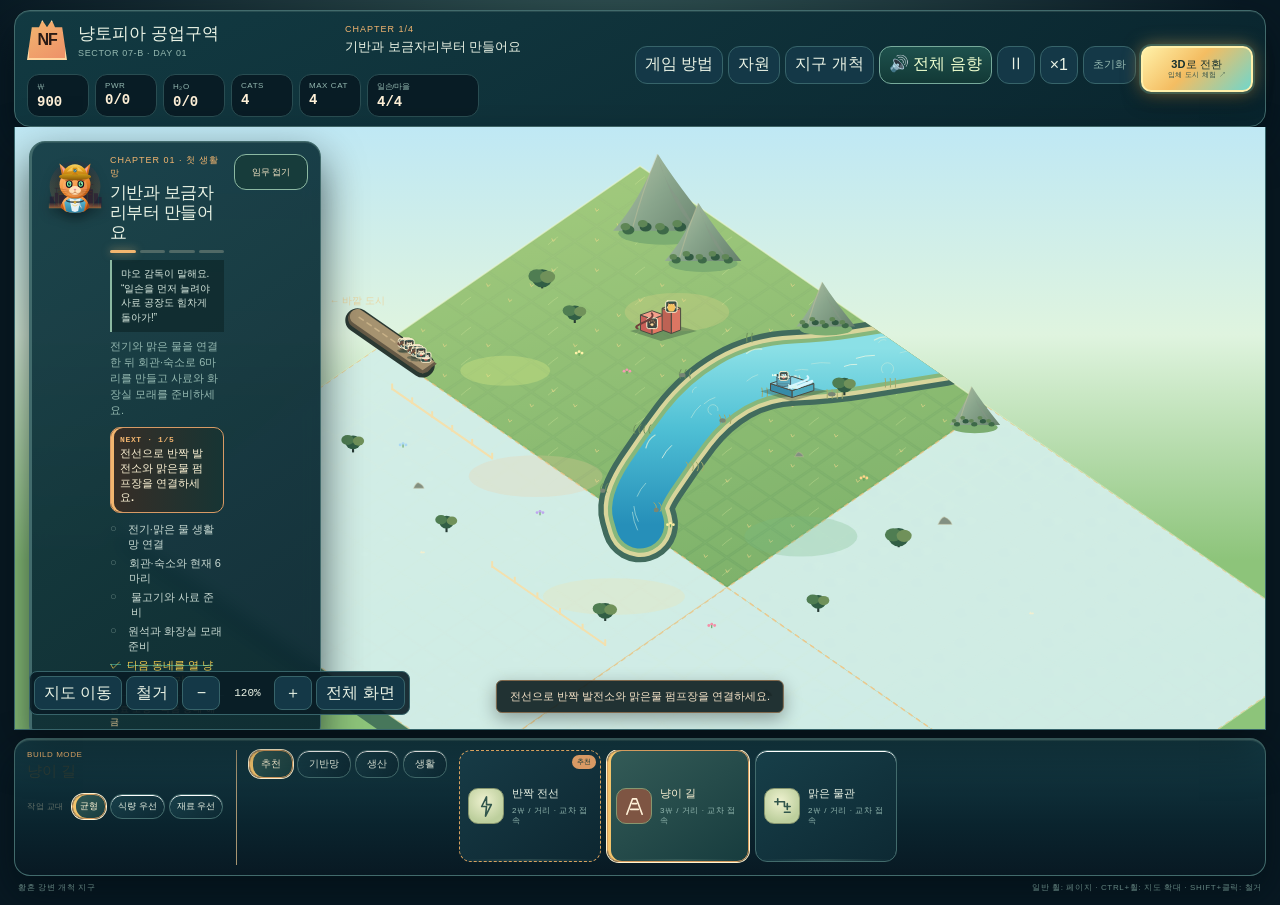
<file: index.html>
<html lang="ko"><head><meta charset="UTF-8"/><meta name="viewport" content="width=device-width,initial-scale=1.0"/><title>냥토피아 공업구역</title>  <script type="module" crossorigin src="./assets/main-CxiecMkJ.js"></script>
  <link rel="modulepreload" crossorigin href="./assets/rendering-BYcd8GTu.js">
  <link rel="stylesheet" crossorigin href="./assets/main-F-uiQNbC.css">
</head><body><div id="root"></div></body></html>
</file>
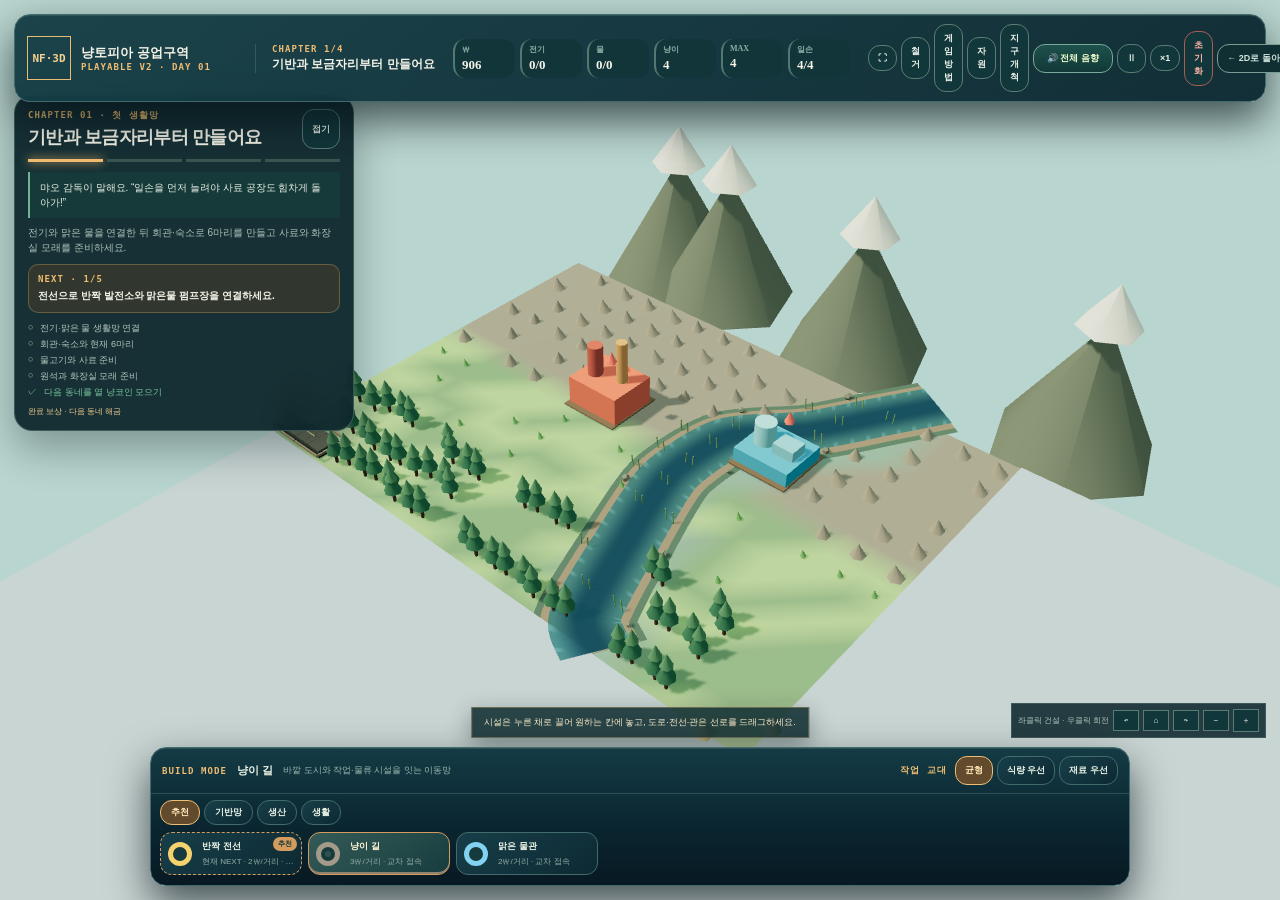
<file: v2.html>
<!doctype html>
<html lang="ko">
<head>
  <meta charset="UTF-8"/>
  <meta name="viewport" content="width=device-width,initial-scale=1.0,viewport-fit=cover"/>
  <meta name="theme-color" content="#0b2428"/>
  <meta name="description" content="2D와 동일한 시뮬레이션으로 플레이하는 냥토피아 공업구역 3D 버전"/>
  <title>냥토피아 공업구역 v2 · 플레이 가능한 3D</title>
  <script type="module" crossorigin src="./assets/v2-BOQkVCt_.js"></script>
  <link rel="modulepreload" crossorigin href="./assets/rendering-BYcd8GTu.js">
  <link rel="stylesheet" crossorigin href="./assets/v2-BsPdmZWt.css">
</head>
<body>
  <main id="v2-root">
    <canvas id="scene" aria-label="냥토피아 3D 건설 지도"></canvas>
    <noscript>이 게임은 JavaScript가 필요합니다.</noscript>
  </main>
</body>
</html>
</file>
<file: assets/main-F-uiQNbC.css>
:root{--ink-950:#081923;--ink-900:#0b202a;--panel-900:#0d2633;--panel-800:#143847;--panel-700:#1d4752;--line:#37646a;--line-soft:#294d52;--land:#3d6850;--water:#287787;--power:#f2c94c;--water-status:#78cfff;--signal:#f2b56f;--select:#ee9168;--text:#eaf3e5;--muted:#94b8b0;--danger:#f17d72;--paper:#fff1d8;color:var(--text);background:var(--ink-950);font-synthesis:none;font-family:Inter,Segoe UI,Noto Sans KR,sans-serif}*{box-sizing:border-box}html,body,#root{min-width:320px;min-height:100%;margin:0}body{background:radial-gradient(circle at 48% -15%,#375b5a 0,var(--ink-950) 52%);overflow-x:hidden}button{font:inherit;color:var(--text);background:var(--panel-800);border:1px solid var(--line);cursor:pointer;border-radius:8px;transition:border-color .16s,background .16s,transform .16s}button:hover{background:var(--panel-700);border-color:var(--signal)}button:focus-visible{outline:3px solid var(--signal);outline-offset:2px}button:disabled{cursor:not-allowed;opacity:.43}small{letter-spacing:.07em}.app-shell{width:min(1760px,100%);min-height:100vh;margin:auto;padding:10px 14px 6px}.command-bar{border:1px solid var(--line);background:linear-gradient(#102d39,#0c222d);border-bottom-color:#b17a4e;border-radius:8px 8px 0 0;grid-template-columns:minmax(240px,1.2fr) minmax(250px,1.1fr) auto auto;align-items:center;gap:14px;height:70px;padding:9px 12px;display:grid;box-shadow:0 10px 28px #0005}.brand{align-items:center;gap:11px;min-width:0;display:flex}.brand-mark{color:#2a1b16;background:linear-gradient(145deg,var(--signal),var(--select));letter-spacing:-.08em;clip-path:polygon(12% 18%,30% 18%,38% 0,50% 18%,62% 0,70% 18%,88% 18%,100% 100%,0 100%);border:2px solid #ffd7a0;place-items:center;width:40px;height:40px;font-weight:900;display:grid}.brand b{font-size:17px;display:block}.brand small{color:var(--muted);margin-top:3px;font-size:9px;display:block}.contract-chip{border-left:1px solid var(--line);min-width:0;padding-left:14px}.contract-chip span{color:var(--signal);letter-spacing:.11em;font-size:9px;display:block}.contract-chip b{text-overflow:ellipsis;white-space:nowrap;margin-top:4px;font-size:13px;display:block;overflow:hidden}.core-resources{gap:6px;display:flex}.resource{border:1px solid var(--line-soft);background:#081c25;border-radius:6px;min-width:62px;padding:6px 9px;position:relative}.resource small{color:var(--muted);font-size:8px;display:block}.resource b{color:var(--paper);margin-top:2px;font:700 14px Consolas,monospace;display:block}.resource i{color:var(--power);font:10px Consolas,monospace;position:absolute;bottom:6px;right:6px}.sim-controls{gap:5px;display:flex}.sim-controls button{min-width:38px;height:38px;padding:0 9px}.sim-controls .reset{color:var(--muted);font-size:11px}.economy-strip{border-inline:1px solid var(--line);border-bottom:1px solid var(--line-soft);background:#0a2029;justify-content:flex-end;gap:8px;padding:8px 10px;display:flex}.economy-strip>div{border-left:1px solid var(--line-soft);grid-template-columns:auto auto;column-gap:9px;min-width:105px;padding:6px 9px;display:grid}.economy-strip span{color:var(--muted);font-size:10px}.economy-strip b{text-align:right;font:700 13px Consolas,monospace}.economy-strip small{color:var(--power);grid-column:1/3;margin-top:2px;font-size:8px}.workspace{flex-direction:column;gap:8px;display:flex}.board{background:var(--ink-900);border:1px solid var(--line);border-top:0;height:clamp(540px,67vh,690px);position:relative;overflow:hidden;box-shadow:0 20px 45px #0005}.board canvas{touch-action:none;cursor:crosshair;width:100%;height:100%;display:block}.mission-card{z-index:3;border:1px solid #8b704d;border-left:3px solid var(--signal);-webkit-backdrop-filter:blur(8px);backdrop-filter:blur(8px);background:linear-gradient(145deg,#102d39f2,#0b202af2);border-radius:8px;grid-template-columns:62px 1fr;gap:10px;width:320px;padding:12px;display:grid;position:absolute;top:14px;left:14px;box-shadow:0 12px 28px #0006}.mission-card img{object-fit:contain;filter:drop-shadow(0 5px 6px #0007);width:62px;height:62px}.mission-copy>span{color:var(--signal);letter-spacing:.11em;font-size:9px}.mission-copy h1{letter-spacing:-.03em;margin:3px 0 4px;font-size:17px;line-height:1.18}.mission-copy p{color:var(--muted);margin:0;font-size:11px;line-height:1.45}.mission-copy ul{gap:4px;margin:9px 0 7px;padding:0;list-style:none;display:grid}.mission-copy li{color:#c8d9d2;gap:6px;font-size:11px;display:flex}.mission-copy li i{color:#617e7c;width:15px;font-style:normal}.mission-copy li.done{color:var(--power);-webkit-text-decoration:line-through #62e6c477;text-decoration:line-through #62e6c477}.mission-copy li.done i{color:var(--power)}.mission-copy>small{color:#e6c995;border-top:1px solid var(--line-soft);padding-top:7px;font-size:9px;display:block}.map-controls{z-index:4;border:1px solid var(--line);background:#091d26e8;border-radius:8px;align-items:center;gap:4px;padding:4px;display:flex;position:absolute;bottom:14px;left:14px}.map-controls button{min-width:38px;height:34px;padding:0 9px}.map-controls button.active{color:#17241f;background:var(--signal)}.map-controls b{text-align:center;min-width:46px;font:11px Consolas,monospace}.notice{z-index:3;color:#f7e5c9;text-align:center;pointer-events:none;background:#101f22e8;border:1px solid #80684c;border-radius:6px;max-width:min(560px,45%);padding:8px 13px;font-size:11px;position:absolute;bottom:16px;left:50%;transform:translate(-50%);box-shadow:0 6px 18px #0005}.inspector{z-index:5;border:1px solid var(--line);border-top:3px solid var(--select);-webkit-backdrop-filter:blur(9px);backdrop-filter:blur(9px);background:linear-gradient(145deg,#102d39f7,#0a202af7);border-radius:8px;width:300px;max-height:calc(100% - 28px);padding:14px;position:absolute;top:14px;right:14px;overflow:auto;box-shadow:0 18px 42px #0008}.close{width:32px;height:32px;padding:0;font-size:19px;position:absolute;top:9px;right:9px}.inspector-title{align-items:center;gap:10px;padding-right:36px;display:flex}.large-icon,.tool-icon{color:var(--signal);place-items:center;display:grid}.large-icon{border:1px solid var(--line);background:#0b202a;border-radius:7px;width:44px;height:44px}.large-icon svg{width:28px}.inspector-title small{color:var(--power);font-size:8px}.inspector h2{margin:3px 0 0;font-size:18px}.health{border-left:3px solid var(--danger);background:#1f2829;gap:2px;margin:13px 0;padding:10px;display:grid}.health.online{border-color:var(--power);background:#102f2c}.health b{font-size:12px}.health span{color:var(--muted);font-size:10px}.connection-grid{grid-template-columns:1fr 1fr;gap:5px;display:grid}.connection-grid span{color:#e5b6aa;background:#3b2527;border:1px solid #6f3d40;border-radius:5px;padding:7px;font-size:10px}.connection-grid span.ok{color:#baf2de;background:#13342f;border-color:#28665b}.description{color:var(--muted);font-size:11px;line-height:1.5}.inspector dl{margin:10px 0}.inspector dl div{border-top:1px solid var(--line-soft);justify-content:space-between;padding:7px 0;font-size:10px;display:flex}.inspector dt{color:var(--muted)}.inspector dd{color:var(--paper);margin:0}.danger{color:#ffc8bd;background:#3b2527;border-color:#7f4444;width:100%;padding:9px}.build-dock{border:1px solid var(--line);background:linear-gradient(#102d39,#0b202a);border-top:2px solid #805d43;border-radius:0 0 8px 8px;grid-template-rows:auto auto;grid-template-columns:minmax(250px,.8fr) auto minmax(430px,1.8fr);column-gap:12px;min-height:138px;padding:10px 12px;display:grid;box-shadow:0 14px 30px #0004}.dock-head{border-right:1px solid var(--line-soft);grid-row:1/3;grid-template-columns:auto 1fr;align-content:start;gap:5px 10px;padding-right:12px;display:grid}.dock-head>div:first-child small{color:var(--signal);font-size:8px;display:block}.dock-head>div:first-child b{margin-top:3px;font-size:15px;display:block}.dock-head>span{color:var(--muted);font-size:10px;line-height:1.4}.work-policy{grid-column:1/3;align-items:center;gap:4px;margin-top:8px;display:flex}.work-policy small{color:var(--muted);margin-right:4px;font-size:8px}.work-policy button{padding:5px 7px;font-size:9px}.work-policy button.active,.tool-tabs button.active{color:#182720;background:var(--signal);border-color:#ffd698}.tool-tabs{align-self:start;gap:4px;display:flex}.tool-tabs button{padding:6px 11px;font-size:10px}.tool-row{scrollbar-color:var(--line) transparent;grid-area:1/3/3;align-items:stretch;gap:6px;padding-bottom:3px;display:flex;overflow-x:auto}.tool{text-align:left;background:#0b202a;flex:0 0 142px;grid-template-columns:36px minmax(82px,1fr);align-items:center;gap:8px;min-height:68px;padding:8px;display:grid}.tool.selected{border-color:var(--select);box-shadow:inset 0 -3px var(--select);background:#293735}.tool-icon{width:36px;height:36px;color:var(--muted);border:1px solid var(--line-soft);background:#122f38;border-radius:6px}.tool-icon svg{width:23px;height:23px}.tool.selected .tool-icon{color:var(--paper);background:#7e5543}.tool span b{font-size:11px;display:block}.tool span small{color:var(--muted);margin-top:5px;font-size:8px;line-height:1.3;display:block}footer{color:#63837f;letter-spacing:.08em;text-transform:uppercase;justify-content:space-between;padding:6px 4px;font-size:8px;display:flex}.upgrade-panel{background:linear-gradient(135deg,#081c25,#12313a);border:1px solid #d3a85d;border-radius:8px;gap:7px;margin:10px 0;padding:10px;display:grid;box-shadow:inset 0 0 0 1px #f7d98b22}.upgrade-panel b{color:var(--signal);font-size:12px}.upgrade-panel small{color:var(--muted);overflow-wrap:anywhere;font-size:11px;line-height:1.45}.upgrade-panel button{color:#fff5cc;cursor:pointer;background:#274b49;border:1px solid #d6ae63;border-radius:5px;min-height:36px}.upgrade-panel button:disabled{opacity:.55;cursor:not-allowed}.upgrade-panel button{background:#815936;border-color:#c38b58;min-height:38px;padding:7px;font-size:11px}.upgrade-panel button:disabled{border-color:var(--line-soft);color:#b5c3bc;opacity:1;background:#182d34}.build-dock{background:linear-gradient(#14333e 0,#0a202a 62%,#081923 100%);box-shadow:0 -14px 34px #03101499,inset 0 1px #65807a55}.tool{background:linear-gradient(145deg,#173b46,#0d2731);border-color:#365c60;position:relative;overflow:hidden;box-shadow:inset 0 1px #ffffff0b}.tool:after{content:"";opacity:.7;background:linear-gradient(90deg,#0000,#789b8c55,#0000);height:2px;position:absolute;inset:auto 0 0}.tool:hover{transform:translateY(-2px);box-shadow:0 7px 14px #020c1188,inset 0 1px #ffffff18}.tool.selected{box-shadow:inset 3px 0 var(--signal),0 0 0 1px #d99a6466;background:linear-gradient(145deg,#244d51,#15363c)}.tool.guide-match{border-color:#d78752;box-shadow:0 0 0 2px #f2b56f99,0 0 18px #f2b56f55}.tool.guide-match:not(.selected){transform:translateY(-1px)}.tool-icon{background:radial-gradient(circle at 45% 35%,#355c59,#132c33 70%);border:1px solid #426b68;border-radius:5px}.inspector{background:linear-gradient(#12333e 0,#0b222c 58%,#071a22 100%);box-shadow:-18px 0 40px #020b1099,inset 1px 0 #78928b33}.inspector-title{border-bottom:1px solid #35565a;padding-bottom:10px}.large-icon{background:radial-gradient(circle at 38% 32%,#3a625d,#122a32 72%);box-shadow:inset 0 0 0 1px #6b898155}.health{border-left-width:3px}.flow-meter{background:#071a22;border:1px solid #2d5257;height:24px;margin:8px 0;position:relative;overflow:hidden}.flow-meter>span{background:linear-gradient(90deg,#2d776a,#6bd7b7);transition:width .35s;position:absolute;inset:0 auto 0 0;box-shadow:0 0 14px #62e6c477}.flow-meter>small{z-index:1;color:#f1f5df;letter-spacing:.08em;padding:5px 7px;font:700 9px Consolas,monospace;display:block;position:relative}.economy-strip{grid-template-columns:repeat(6,minmax(0,1fr));display:grid}.courier-card{z-index:7;-webkit-backdrop-filter:blur(8px);backdrop-filter:blur(8px);background:linear-gradient(135deg,#102f3aee,#0a1d28ee);border:1px solid #6f6253;border-left:3px solid #a7744e;grid-template-columns:46px 1fr;gap:9px;width:304px;padding:10px;display:grid;position:absolute;top:18px;right:18px;box-shadow:0 14px 32px #020c1299}.courier-card.ready{border-color:#d4975d #d4975d #d4975d #f2b56f}.courier-card>div:nth-child(2){min-width:0}.courier-card small{color:#d7a66d;letter-spacing:.12em;font:700 8px Consolas,monospace;display:block}.courier-card b{color:#fff0d0;margin-top:3px;font-size:12px;display:block}.courier-card p{color:#9fbab3;margin:4px 0 0;font-size:9px}.courier-card button{background:#6e4d35;border-color:#a77854;grid-column:1/-1;min-height:34px;font-size:10px}.courier-card button:disabled{color:#78918c;opacity:1;background:#112934;border-color:#2f5053}.courier-beacon{background:radial-gradient(circle,#f4ca8277 0,#a75c3550 36%,#102b3500 72%);border:1px solid #a77650;place-items:center;width:44px;height:44px;position:relative;display:grid!important}.courier-beacon i{border:2px solid #f4ca82;width:18px;height:18px;animation:1.8s ease-in-out infinite beacon-pulse;position:absolute;transform:rotate(45deg)}.courier-beacon span{color:#fff0c0;font-weight:900;position:relative}.courier-card.ready .courier-beacon{box-shadow:0 0 20px #f0a86066}@keyframes beacon-pulse{50%{opacity:.45;transform:rotate(45deg)scale(1.28)}}.build-dock{color:#293c36;background:linear-gradient(#f4ead1 0,#dfcfaa 64%,#c9b58c 100%);border-color:#8f7c5b;box-shadow:0 -12px 28px #25352b55,inset 0 1px #fff9e7}.build-dock button{color:#2b4039}.dock-head{border-right-color:#a79572}.dock-head small,.dock-head>span,.tool small{color:#667269}.dock-head b{color:#293a35}.tool,.tool-tabs button,.work-policy button{background:linear-gradient(145deg,#fff8e7,#e8d8b7);border-color:#aa9369;box-shadow:inset 0 1px #fff}.tool:hover{background:#fffaf0;border-color:#8c6b46;box-shadow:0 7px 14px #675b4433,inset 0 1px #fff}.tool.selected,.tool-tabs button.active,.work-policy button.active{color:#fff8e8;background:linear-gradient(145deg,#966746,#75503b);border-color:#5f4133;box-shadow:inset 3px 0 #f2c36b,0 0 0 1px #fff3d0}.tool-icon{color:#31564c;background:radial-gradient(circle at 45% 35%,#eef1cf,#bdcf9d 72%);border-color:#87966f}.resource:last-child{min-width:112px}.resource:last-child small{white-space:nowrap;letter-spacing:-.04em}@media (width<=1500px){.command-bar{grid-template-columns:1fr 1fr auto}.core-resources{grid-area:2/1/auto/3}.command-bar{height:auto}.contract-chip{border-left:0}.sim-controls{grid-area:1/3/3}.build-dock{grid-template-columns:210px auto 1fr}.dock-head>span{display:none}.mission-card{width:292px}.inspector{width:280px}}@media (width<=720px){.app-shell{flex-direction:column;height:100svh;min-height:0;padding:0;display:flex}.command-bar{border-radius:0;flex:none;grid-template-rows:auto auto;grid-template-columns:1fr auto;gap:6px;height:auto;padding:7px 8px;display:grid}.brand-mark{width:36px;height:36px;font-size:11px}.brand b{font-size:13px}.brand small{font-size:7px}.contract-chip{grid-area:2/1/auto/2;padding:0}.contract-chip span{font-size:7px}.contract-chip b{font-size:11px}.core-resources{grid-area:1/2;gap:3px}.resource{min-width:44px;min-height:44px;padding:5px 6px}.resource small{font-size:6px}.resource b{font-size:11px}.resource i{display:none}.sim-controls{grid-area:2/2;justify-self:end}.sim-controls button{min-width:44px;height:44px;padding:0 7px;font-size:10px}.sim-controls button:first-child,.sim-controls .reset{display:none}.economy-strip{z-index:20;grid-template-columns:repeat(3,1fr);padding:6px;display:grid;position:absolute;top:68px;left:6px;right:6px}.economy-strip>div{min-width:0;padding:4px}.workspace{flex:1;gap:0;min-height:0}.board{border-inline:0;flex:1;height:auto;min-height:0}.mission-card{grid-template-columns:48px 1fr;gap:7px;width:calc(100% - 14px);padding:8px;top:7px;left:7px}.mission-card img{width:48px;height:48px}.mission-copy>span{font-size:7px}.mission-copy h1{margin:2px 0;font-size:13px}.mission-copy p{display:none}.mission-copy ul{grid-template-columns:1fr 1fr;gap:3px 7px;margin:5px 0}.mission-copy li{font-size:9px}.mission-copy>small{padding-top:4px;font-size:7px}.map-controls{bottom:42px;left:7px}.map-controls button{min-width:35px;height:32px;font-size:10px}.notice{white-space:nowrap;text-overflow:ellipsis;max-width:none;padding:6px;font-size:9px;bottom:7px;left:7px;right:7px;overflow:hidden;transform:none}.inspector{border-top:3px solid var(--select);border-radius:10px 10px 0 0;width:100%;max-height:58%;padding:11px 12px;inset:auto 0 0}.inspector-title{padding-right:34px}.large-icon{width:36px;height:36px}.large-icon svg{width:23px}.inspector h2{font-size:15px}.health{margin:8px 0;padding:7px}.description{display:none}.connection-grid span{padding:5px}.inspector dl{margin:6px 0}.build-dock{border-inline:0;border-radius:0;flex:0 0 174px;grid-template-rows:auto auto 1fr;grid-template-columns:1fr;gap:5px;min-height:0;padding:6px 7px;display:grid}.dock-head{border:0;grid-area:1/1;align-items:center;gap:7px;padding:0;display:flex}.dock-head>div:first-child{min-width:84px}.dock-head>div:first-child small{font-size:6px}.dock-head>div:first-child b{margin:0;font-size:11px}.dock-head>span{display:none}.work-policy{grid-column:auto;margin:0 0 0 auto}.work-policy small{display:none}.work-policy button{min-height:30px;padding:4px 6px;font-size:8px}.tool-tabs{grid-row:2;overflow-x:auto}.tool-row{grid-area:3/1;gap:5px}.tool{flex-basis:124px;grid-template-columns:32px 1fr;min-height:57px;padding:6px}.tool-icon{width:32px;height:32px}.tool-icon svg{width:20px}.tool span b{font-size:10px}.tool span small{margin-top:3px;font-size:7px}footer{display:none}.map-controls button{min-width:44px;height:44px}.close{width:44px;height:44px}.build-dock{flex-basis:202px}.work-policy button{min-width:44px;min-height:44px;padding:5px 8px}.tool-tabs button{min-height:44px;padding:5px 14px}.tool{min-height:64px}.danger{min-height:44px}}@media (width<=390px){.core-resources .resource:nth-child(2),.core-resources .resource:nth-child(3){display:none}.mission-copy li{font-size:8px}.build-dock{flex-basis:198px}.work-policy button{padding-inline:7px}}@media (width<=720px){.courier-card{grid-template-columns:34px minmax(0,1fr) 94px;align-items:center;gap:6px;width:auto;padding:6px;top:112px;left:7px;right:7px}.courier-beacon{width:32px;height:32px}.courier-beacon i{width:13px;height:13px}.courier-card b{font-size:9px}.courier-card p{display:none}.courier-card button{grid-column:auto;min-height:44px;padding:4px;font-size:9px}.economy-strip{grid-template-columns:repeat(3,1fr)}.tool:hover{transform:none}.inspector{box-shadow:0 -18px 40px #020b10bb}.courier-card{display:none!important}}@media (width>=600px) and (height<=500px){.courier-card{display:none!important}}.board>.map-layer{will-change:transform;width:100%;height:100%;display:block;position:absolute;inset:0}.terrain-layer{z-index:0;pointer-events:none}.dynamic-layer{z-index:1;background:0 0}.perf-hud{z-index:9;pointer-events:none;background:#06171ddd;border:1px solid #62e6c488;gap:2px;min-width:116px;padding:7px 9px;display:grid;position:absolute;bottom:46px;right:10px;box-shadow:0 8px 20px #0008}.perf-hud b{color:#dfffea;font:700 12px Consolas,monospace}.perf-hud span{color:#91cabb;letter-spacing:.08em;font:700 8px Consolas,monospace}.mission-card{grid-template-columns:56px minmax(0,1fr) auto}.mission-toggle{color:#f8e8c8;background:#173c3b;border-color:#8cb9a2;align-self:start;min-width:74px;min-height:36px;padding:6px 8px;font-size:9px;font-weight:800}.mission-card.compact{align-items:center;width:min(330px,100% - 14px)}.mission-card.compact img{width:42px;height:42px}.mission-card.compact .mission-copy p,.mission-card.compact .mission-copy ul,.mission-card.compact .mission-copy>small{display:none}.mission-card.compact .mission-copy h1{margin:2px 0;font-size:13px}@media (width<=720px){.mission-card.compact{grid-template-columns:42px minmax(0,1fr) 74px;width:min(292px,100% - 14px);min-height:60px;right:auto}.mission-card.compact .mission-copy>span{font-size:7px}.mission-toggle{min-height:44px}.mission-card.expanded{grid-template-columns:48px minmax(0,1fr) 74px}.mission-card.expanded .mission-toggle{min-height:44px}}.utility-guide{background:#09272a;border-left:2px solid #6ec8bd;gap:2px;min-width:210px;padding:5px 8px;display:grid}.utility-guide span{color:#dff8ee;align-items:center;gap:6px;font-size:9px;font-weight:800;display:flex}.utility-guide small{color:#86a9a2;font-size:7px;line-height:1.35}.utility-guide i{border-radius:3px;width:18px;height:3px}.utility-guide i.wire{background:#f4c84f;box-shadow:0 0 6px #f4c84f}.utility-guide i.pipe{background:#66c9ef;height:6px;box-shadow:inset 0 -2px #287d9d}.utility-cut{color:#fff3d5;white-space:nowrap;background:#6b4335;border-color:#d59065;min-height:34px;padding:6px 10px;font-size:9px;font-weight:800}.utility-cut:not(:disabled):hover{background:#8a503b}.utility-cut:disabled{color:#8ba09a;background:#172c31;border-color:#456064}@media (width<=720px){.dock-head .utility-guide{flex:1;min-width:0;padding:4px 6px}.utility-guide small{display:none}.dock-head .utility-cut{max-width:82px;min-height:44px;padding-inline:5px}.map-controls{gap:3px;max-width:calc(100% - 12px);bottom:42px;left:6px;right:6px;overflow-x:auto}.map-controls button{flex:none;padding-inline:8px;font-size:10px}.map-controls b{min-width:42px}.fullscreen-toggle{min-width:64px}.danger-mode{color:#fff5d7!important;background:#8b433d!important;border-color:#f29b78!important}.build-dock{flex-basis:184px;padding:5px 6px}.dock-head{gap:4px}.tool-tabs{gap:3px}.tool-tabs button{padding-inline:10px}.tool{flex-basis:116px}.notice{bottom:5px}}@media (width<=390px){.map-controls button{min-width:40px;padding-inline:6px}.map-controls .fullscreen-toggle{min-width:58px}.build-dock{flex-basis:176px}.mission-card.compact{min-height:54px}.mission-card.compact .mission-toggle{min-width:66px}}@media (width>=721px){.fullscreen-toggle{min-width:72px}.danger-mode{color:#fff5d7!important;background:#8b433d!important;border-color:#f29b78!important}}.audio-control{white-space:nowrap;min-width:82px;color:#efffcf!important;background:linear-gradient(#1e514d,#123936)!important;border-color:#77aa9b!important}.audio-control:hover{background:#28625a!important;border-color:#f0c777!important}@media (width<=720px){.sim-controls .audio-control{min-width:66px;padding-inline:6px;font-size:8px}}.sim-controls .view-switch{color:#17312e;white-space:nowrap;transform-origin:50%;background:linear-gradient(135deg,#fff1a8 0,#f4bd62 45%,#71d6cb 100%);border:2px solid #fff0aa;border-radius:10px;align-content:center;place-items:center;min-width:112px;height:46px;padding:4px 12px;font-weight:900;line-height:1.05;text-decoration:none;transition:filter .16s,transform .16s,box-shadow .16s;animation:2.4s ease-in-out infinite viewSwitchGlow;display:grid;position:relative;box-shadow:0 0 0 2px #65d7c633,0 0 18px #f4bd6288,0 8px 18px #020b0d88}.sim-controls .view-switch span{letter-spacing:.02em;font-size:11px}.sim-controls .view-switch small{color:#35534b;letter-spacing:.04em;font-size:7px;font-weight:900}.sim-controls .view-switch:hover{filter:brightness(1.08);transform:translateY(-2px)scale(1.03);box-shadow:0 0 0 3px #8ff3df55,0 0 24px #f6cf73cc,0 10px 22px #020b0daa}.sim-controls .view-switch:focus-visible{outline-offset:3px;outline:3px solid #fff7c4}@keyframes viewSwitchGlow{0%,to{box-shadow:0 0 0 2px #65d7c633,0 0 14px #f4bd6266,0 8px 18px #020b0d88}50%{box-shadow:0 0 0 3px #65d7c655,0 0 24px #f4bd62aa,0 8px 20px #020b0d99}}@media (width<=720px){.sim-controls .view-switch{min-width:86px;height:44px;padding:3px 7px}.sim-controls .view-switch span{font-size:9px}.sim-controls .view-switch small{font-size:6px}}.tool.guide-match:not(.selected){box-shadow:none;background:linear-gradient(145deg,#173b46,#0d2731);border:1px dashed #d9a25f;position:relative;transform:none}.tool.guide-match:not(.selected):before{content:"추천";color:#183b38;z-index:2;background:#d99a64;border-radius:999px;padding:2px 5px;font-size:7px;font-weight:900;position:absolute;top:4px;right:4px}.ghost-actions{z-index:42;pointer-events:auto;background:#091d28ef;border:1px solid #74d5b5;border-radius:12px;gap:6px;padding:6px;display:flex;position:absolute;transform:translate(-50%,-120%);box-shadow:0 8px 24px #0008}.ghost-actions button{width:42px;height:42px;padding:0;font-size:20px}.ghost-actions button:first-child{background:#32856f;border-color:#a7ffe0}.ghost-actions button:disabled{opacity:.45}.edge-toggle,.landscape-hint{display:none}@media (width<=720px){.core-resources,.mission-card.compact,.build-dock.closed{display:none!important}.edge-toggle{z-index:36;writing-mode:vertical-rl;color:#ffe0ad;background:#0c2835ef;border-color:#e8a06a;min-height:90px;padding:10px 7px;display:block;position:absolute;top:48%}.mission-edge{border-radius:0 12px 12px 0;left:0}.build-edge{border-radius:12px 0 0 12px;right:0}.build-dock.open{z-index:34;max-height:58%;position:absolute;bottom:0;left:0;right:0;overflow:auto}.landscape-hint{z-index:100;pointer-events:auto;background:#061820c7;place-items:center;padding:14px;display:grid;position:fixed;inset:0}.landscape-hint-card{color:#eaf3e5;background:linear-gradient(145deg,#123f47,#09252e);border:1px solid #d39b5e;border-radius:20px;width:min(420px,100%);padding:22px;box-shadow:0 28px 70px #000b}.landscape-hint-card small{color:#f2b56f}.landscape-hint-card h2{color:#fff0cf;margin:6px 0}.landscape-hint-card p{color:#aec6ba}.landscape-hint-card>div{gap:8px;display:grid}.landscape-hint-card button{border-radius:12px;min-height:44px}}@media (width<=720px) and (orientation:landscape) and (height<=500px){.command-bar{display:none!important}.mission-card.expanded{width:240px!important;max-height:calc(100% - 12px)!important;top:6px!important;left:6px!important}.build-dock.open{border-radius:12px 0 0 12px!important;width:190px!important;max-height:none!important;inset:0 0 0 auto!important}.build-dock.open .dock-head{display:none}.build-dock.open .tool-row{display:grid;grid-template-columns:1fr!important}.edge-toggle{top:42%}.workspace,.board{height:100vh!important}.map-controls{bottom:8px!important}}.view-edge{text-align:center;min-width:52px;padding:8px 10px;font-weight:900;text-decoration:none;display:none;writing-mode:horizontal-tb!important;color:#fff3d8!important;background:#c27b48!important;border-color:#efb56e!important;min-height:0!important}@media (width<=720px){.view-edge{z-index:46;border-radius:10px 0 0 10px;display:block;position:absolute;top:20%;right:0}.mission-card.expanded{margin:0!important;left:7px!important;right:auto!important;transform:none!important}}@media (width>=600px) and (height<=500px){.view-edge{z-index:46;border-radius:10px 0 0 10px;position:absolute;top:18%;right:0;display:block!important}.mission-card.expanded{margin:0!important;left:8px!important;right:auto!important;transform:none!important}}.mobile-top-hud{display:none}@media (width<=720px),(width>=600px) and (height<=500px){.command-bar{display:none!important}.mobile-top-hud{z-index:50;color:#f8efd9;white-space:nowrap;pointer-events:auto;background:#092830e8;border:1px solid #5d8b82;border-radius:14px;align-items:center;gap:5px;max-width:calc(100% - 20px);height:42px;padding:5px 7px;display:flex;position:absolute;top:6px;left:50%;transform:translate(-50%);box-shadow:0 8px 24px #0007}.mobile-top-hud span{background:#143b40;border-radius:8px;padding:3px 5px;font-size:8px;font-weight:800}.mobile-top-hud button,.mobile-top-hud a{color:#fff1d2;background:#754d31;border:1px solid #b8814f;border-radius:9px;place-items:center;min-width:34px;height:32px;padding:0 6px;font-size:9px;font-weight:900;text-decoration:none;display:grid}.view-edge{display:none!important}.mission-card.expanded,.build-dock.open{top:56px!important}.economy-strip{top:54px!important}}.district-panel{z-index:19;color:#25443d;background:linear-gradient(155deg,#fff4d9f5,#f5d7aeef 58%,#c9efe2f5);border:1px solid #e7bb7b;border-radius:18px;width:min(410px,100% - 28px);padding:16px;position:absolute;top:82px;right:14px;box-shadow:0 18px 44px #152d2b66,inset 0 3px #fff8e488}.district-panel-head{justify-content:space-between;align-items:start;gap:12px;display:flex}.district-panel-head small{color:#b36d45;letter-spacing:.12em;font:800 9px Consolas,monospace}.district-panel h2{color:#27453c;margin:4px 0 0;font-size:18px}.district-panel p{color:#557067;margin:10px 0 12px;font-size:11px;line-height:1.45}.district-panel .close{color:#704d3a;background:#fff4dc;border-color:#d6a66f;border-radius:12px}.district-list{gap:7px;display:grid}.district-row{background:#fff8e7cc;border:1px solid #d6b47e;border-radius:14px;grid-template-columns:minmax(0,1fr) auto;align-items:center;gap:10px;padding:9px 10px;display:grid;box-shadow:0 2px #fff}.district-row b{color:#3c574b;font-size:12px;display:block}.district-row small{color:#718075;margin-top:3px;font-size:9px;line-height:1.3;display:block}.district-row button{color:#fff8e7;white-space:nowrap;background:#df9861;border-color:#b66c48;border-radius:11px;min-height:34px;padding:6px 9px;font-size:10px;font-weight:800}.district-row button:disabled{color:#f8f5e5;opacity:.75;background:#b7b6a5;border-color:#9f9f91}.district-status{color:#317255;background:#c5ead2;border-radius:999px;padding:5px 8px;font:800 9px Consolas,monospace}@media (width<=720px){.district-panel{border-radius:16px;width:calc(100% - 14px);padding:12px;top:7px;right:7px}.district-panel h2{font-size:15px}.district-panel p{margin:7px 0;font-size:10px}.district-row{border-radius:12px;padding:8px}.district-row button{min-height:40px}.district-panel .close{width:40px;height:40px}}.command-bar,.mission-card,.inspector,.build-dock,.economy-strip,.courier-card,.help-card{border-radius:18px}.command-bar button,.mission-card button,.inspector button,.build-dock button,.courier-card button,.help-card button,.tool,.resource{border-radius:12px}.tool-icon,.large-icon,.health,.next-action,.utility-guide{border-radius:10px}.tutorial-modal{z-index:80;-webkit-backdrop-filter:blur(5px);backdrop-filter:blur(5px);background:#09232d88;place-items:center;padding:18px;display:grid;position:fixed;inset:0}.tutorial-modal-card{color:#28443d;background:linear-gradient(155deg,#fff8e6,#f5dfba 56%,#ccefe3);border:2px solid #e5b56e;border-radius:24px;width:min(460px,100%);padding:24px;position:relative;box-shadow:0 28px 70px #071c2499,inset 0 3px #fff}.tutorial-modal-card>small{color:#b66b45;letter-spacing:.13em;font:900 9px Consolas,monospace}.tutorial-modal-card h2{color:#31564c;margin:6px 40px 8px 0;font-size:24px}.tutorial-modal-card p{color:#61756e;margin:0 0 14px;font-size:12px;line-height:1.5}.tutorial-modal-card ul{gap:7px;margin:0 0 16px;padding:0;list-style:none;display:grid}.tutorial-modal-card li{background:#fffaf0;border:1px solid #d9bd89;border-radius:14px;gap:2px;padding:10px 12px;display:grid}.tutorial-modal-card li b{color:#3f5b50;font-size:12px}.tutorial-modal-card li span{color:#738079;font-size:10px}.tutorial-modal-card .close{color:#754e3b;background:#fff4dc;border-color:#d5a36b;border-radius:50%;width:38px;height:38px;position:absolute;top:12px;right:12px}.tutorial-modal-card button:not(.close){color:#fff9e8;background:linear-gradient(#ef9b61,#d4774d);border-color:#b86142;border-radius:14px;width:100%;min-height:44px;font-weight:900}@media (width<=720px){.command-bar,.mission-card,.inspector,.build-dock,.economy-strip,.courier-card,.help-card{border-radius:14px}.tutorial-modal{padding:10px}.tutorial-modal-card{border-radius:20px;padding:19px}.tutorial-modal-card h2{font-size:20px}}.chapter-track{grid-template-columns:repeat(4,1fr);gap:4px;margin:7px 0;display:grid}.chapter-track i{background:#506966;border-radius:3px;height:3px}.chapter-track i.done{background:#7fbf91}.chapter-track i.active{background:#f2b56f;box-shadow:0 0 9px #f2b56f99}.mission-copy blockquote{color:#d8e9df;background:#0b2526aa;border-left:2px solid #8cb9a2;margin:7px 0;padding:7px 9px;font-size:10px;font-style:normal;line-height:1.45}.next-action{background:linear-gradient(90deg,#3b2c23e8,#173432e8);border:1px solid #d89a65;gap:2px;margin:8px 0;padding:7px 9px;display:grid;box-shadow:inset 3px 0 #f2b56f}.next-action small{color:#f2b56f;letter-spacing:.08em;font:800 8px Consolas,monospace}.next-action b{color:#fff5d7;font-size:11px;line-height:1.35}.mission-card.compact .mission-copy blockquote,.mission-card.compact .mission-copy .chapter-track{display:none}.mission-card.compact .next-action{margin:3px 0;padding:4px 7px}.mission-card.compact .next-action small{display:none}.mission-card.compact .next-action b{white-space:nowrap;text-overflow:ellipsis;font-size:9px;overflow:hidden}.help-card{z-index:18;color:#eaf4e9;background:linear-gradient(160deg,#123a3bfa,#071d25fa);border:1px solid #769e91;width:min(350px,100% - 24px);padding:18px;position:absolute;top:84px;right:12px;box-shadow:0 22px 48px #000b}.help-card>small{color:#f2b56f;letter-spacing:.12em;font:800 9px Consolas,monospace}.help-card h2{margin:5px 34px 12px 0;font-size:18px}.help-card ol{counter-reset:manual;gap:8px;margin:0;padding:0;list-style:none;display:grid}.help-card li{counter-increment:manual;border-top:1px solid #45645e;grid-template-columns:90px 1fr;gap:8px;padding:7px;display:grid}.help-card li b:before{content:counter(manual) ". ";color:#f2b56f}.help-card li b{font-size:10px}.help-card li span,.help-card p{color:#bcd0c8;font-size:9px;line-height:1.5}.help-card a{text-align:center;color:#ffeac8;border:1px solid #d99a64;margin-top:10px;padding:9px;font-size:10px;font-weight:800;text-decoration:none;display:block}.help-card .close{position:absolute;top:8px;right:8px}@media (width<=720px){.sim-controls button:first-child{display:block}.sim-controls button:nth-child(2){display:none}.help-card{width:auto;top:7px;left:7px;right:7px}.mission-card.expanded .mission-copy blockquote{font-size:8px}.mission-card.expanded .next-action b{font-size:9px}.mission-card.expanded{max-height:56%;overflow:auto}.chapter-track{margin:4px 0}}.command-bar,.mission-card,.inspector,.build-dock,.economy-strip,.courier-card,.help-card{background:linear-gradient(145deg,#123b43f2,#09252ef2);border-color:#426b6c;border-radius:16px;box-shadow:0 18px 42px #020e14a8,inset 0 1px #d5f0d51c}.build-dock{color:#eaf3e5;background:linear-gradient(#143b45 0,#0a242e 62%,#081923 100%)}.build-dock button,.tool,.tool-tabs button,.work-policy button{color:#eaf3e5;background:linear-gradient(145deg,#173f49,#0d2933);border-color:#426b6c}.tool:hover{background:#204b50;border-color:#e8b76a}.tool.selected,.tool-tabs button.active,.work-policy button.active{color:#fff5d7;background:linear-gradient(145deg,#345b57,#173c3e);border-color:#d39b5e}.district-panel{color:#eaf3e5;background:linear-gradient(145deg,#123b43f5,#09252ef5);border-color:#d39b5e}.district-panel h2,.district-row b{color:#fff0cf}.district-panel p,.district-row small{color:#a8c2b8}.district-row{background:#12343bcc;border-color:#426b6c}.district-row.locked{background:#0d2a33bb}.district-panel .close{color:#fff0cf;background:#173f43;border-color:#6f9a8d}.district-row button{color:#fff5d7;background:#855d3c;border-color:#d39b5e}@media (width<=480px){.contract-chip,.core-resources{display:none!important}.command-bar{min-height:62px;max-height:112px;overflow:hidden;grid-template-rows:auto!important;grid-template-columns:1fr auto!important}.sim-controls{grid-area:1/2!important}.build-dock{flex-basis:142px!important}.build-dock>.dock-head{display:none}.tool{flex-basis:104px!important;min-height:52px!important}.mission-card.expanded{max-height:48%;overflow:auto}}@media (width>=600px) and (height<=500px){.app-shell{overflow:hidden;flex-direction:column!important;height:100vh!important;min-height:0!important;padding:0!important;display:flex!important}.command-bar{overflow:hidden;border-radius:0!important;grid-template-rows:64px!important;grid-template-columns:170px 1fr auto!important;gap:6px!important;height:64px!important;min-height:64px!important;max-height:64px!important;padding:5px 8px!important;display:grid!important}.contract-chip,.core-resources{display:none!important}.sim-controls{white-space:nowrap;align-self:center;grid-area:1/3!important}.sim-controls button,.sim-controls a{min-width:34px!important;height:34px!important;padding:0 6px!important;font-size:8px!important}.brand-mark{width:34px!important;height:34px!important}.brand b{font-size:11px!important}.workspace{flex:1!important;min-height:0!important}.board{height:100%!important;min-height:0!important}.build-dock{grid-template-columns:auto 1fr!important;width:auto!important;height:116px!important;max-height:116px!important;padding:4px 6px!important;display:grid!important;bottom:6px!important;left:8px!important;right:8px!important}.build-dock>.dock-head{display:none!important}.tool-tabs{padding:2px 0!important}.tool-tabs button{min-height:32px!important;padding:3px 9px!important}.tool-row{padding:3px 0!important}.tool{flex-basis:108px!important;min-height:50px!important}.mission-card{overflow:auto;max-height:190px!important;top:70px!important}.mission-card.compact{width:280px!important}.notice{max-width:46%!important;bottom:128px!important;left:auto!important;right:8px!important}.command-bar{display:none!important}.edge-toggle{z-index:45;writing-mode:vertical-rl;min-height:90px;padding:10px 7px;position:absolute;top:44%;display:block!important}.mission-edge{border-radius:0 10px 10px 0;left:0}.build-edge{border-radius:10px 0 0 10px;right:0}.mission-card.compact{display:none!important}.mission-card.expanded{position:absolute;overflow:auto;width:250px!important;max-height:calc(100% - 16px)!important;display:grid!important;top:8px!important;left:8px!important}.build-dock.closed{display:none!important}.build-dock.open{z-index:44;overflow:auto;width:300px!important;height:auto!important;max-height:none!important;display:block!important;position:absolute!important;inset:8px 8px 8px auto!important}.build-dock.open .tool-row{grid-template-columns:1fr 1fr!important;display:grid!important}.map-controls{bottom:8px!important}.notice{max-width:45%!important;bottom:8px!important}.workspace,.board{height:100vh!important}}@media (width<=720px),(width>=600px) and (height<=500px){.board .mission-card.expanded,.board .build-dock.open{max-height:calc(100% - 64px)!important;top:56px!important}.board .view-edge{display:none!important}}.tutorial-modal{pointer-events:auto}.tutorial-modal-card{color:#eaf3e5;background:linear-gradient(145deg,#123f47,#09252e 70%);border:1px solid #d39b5e;border-radius:18px;width:min(460px,100%);padding:24px;box-shadow:0 28px 70px #020e14cc,inset 0 1px #fff4d522}.tutorial-modal-card>small{color:#f2b56f}.tutorial-modal-card h2{color:#fff0cf}.tutorial-modal-card p{color:#aec6ba}.tutorial-modal-card li{background:#0d3038;border-color:#426b6c;border-radius:12px}.tutorial-modal-card li b{color:#fff0cf}.tutorial-modal-card li span{color:#a8c2b8}.tutorial-modal-card .close{color:#fff0cf;background:#173f43;border-color:#6f9a8d}.tutorial-modal-card button:not(.close){color:#fff7dc;background:linear-gradient(#b47a48,#785035);border-color:#e0ad68;border-radius:12px}
</file>
<file: assets/v2-BsPdmZWt.css>
*{box-sizing:border-box}html,body,#v2-root{color:#f5f4e8;background:#0a2428;width:100%;height:100%;margin:0;font-family:Inter,Pretendard,Noto Sans KR,Segoe UI,sans-serif;overflow:hidden}button,a{font:inherit}button{color:inherit}canvas{touch-action:none;width:100%;height:100%;display:block}.ui-layer{z-index:2;pointer-events:none;position:fixed;inset:0}.ui-layer button,.ui-layer a,.ui-layer .tool-row{pointer-events:auto}.command-bar{z-index:4;-webkit-backdrop-filter:blur(16px);backdrop-filter:blur(16px);background:#092328e8;border:1px solid #a5c5b844;align-items:center;gap:18px;min-height:66px;padding:9px 12px;display:flex;position:absolute;top:14px;left:14px;right:14px;box-shadow:0 16px 45px #07191e66}.brand{align-items:center;gap:10px;min-width:210px;display:flex}.brand>span{color:#f4d290;border:1px solid #e8bc74;place-items:center;width:44px;height:44px;font:900 11px Consolas,monospace;display:grid}.brand b{font-size:13px;display:block}.brand small,.contract small,.mission small,.dock-head small,.inspector>small,.courier small,.help>small{color:#f1bd70;letter-spacing:.12em;font:800 9px Consolas,monospace;display:block}.contract{border-left:1px solid #a5c5b833;min-width:180px;padding-left:16px}.contract b{font-size:12px}.resources{flex:1;justify-content:center;gap:5px;display:flex}.resources>div{background:#12353a;border-left:2px solid #507a70;min-width:62px;padding:5px 7px}.resources small{color:#8fb0a8;font:700 8px Consolas;display:block}.resources b{font:800 13px Consolas}.controls{align-items:center;gap:4px;display:flex}.controls button,.controls a,.mission-head button,.tabs button,.policy button,.inspector button,.courier button,.help button{color:#e9f1e9;cursor:pointer;background:#12373a;border:1px solid #5a7d73;padding:7px 9px;font-size:9px;font-weight:800;text-decoration:none}.controls button:hover,.controls a:hover,.tabs button:hover,.policy button:hover,.inspector button:hover,.courier button:hover{background:#204a45;border-color:#efbe75}.controls .view-switch-back{color:#cfe4dc;white-space:nowrap;background:#102f33;border-color:#799d93}.controls .view-switch-back:hover{color:#fff;background:#1b4745;border-color:#b6d6c9}.danger,.bulldoze{color:#ffb4aa!important;border-color:#a85d55!important}.economy{-webkit-backdrop-filter:blur(12px);backdrop-filter:blur(12px);background:#092328e8;border:1px solid #a5c5b844;gap:5px;padding:7px;display:flex;position:absolute;top:92px;left:50%;transform:translate(-50%)}.economy div{background:#12373a;min-width:70px;padding:6px}.economy span,.economy small{color:#9db9b0;font-size:8px;display:block}.economy b{font:800 13px Consolas}.mission{z-index:3;-webkit-backdrop-filter:blur(15px);backdrop-filter:blur(15px);background:#092328ec;border:1px solid #a5c5b844;width:340px;padding:13px;position:absolute;top:95px;left:14px;box-shadow:0 18px 42px #06181d55}.mission:not(.open){width:280px}.mission-head{justify-content:space-between;gap:10px;display:flex}.mission h1{letter-spacing:-.04em;margin:3px 0 0;font-size:18px}.chapter-track{grid-template-columns:repeat(4,1fr);gap:4px;margin:10px 0;display:grid}.chapter-track i{background:#38574f;height:3px}.chapter-track i.active{background:#f2bd70;box-shadow:0 0 10px #f2bd70}.chapter-track i.done{background:#72ba96}.mission blockquote{color:#e9f2e7;background:#163a39;border-left:2px solid #77b194;margin:8px 0;padding:8px 10px;font-size:10px;line-height:1.5}.mission p{color:#aac1b9;margin:7px 0;font-size:10px;line-height:1.45}.next{background:#68472555;border:1px solid #d6aa6755;gap:4px;margin:9px 0;padding:9px;display:grid}.next b{font-size:10px;line-height:1.5}.mission ul{gap:3px;margin:7px 0;padding:0;list-style:none;display:grid}.mission li{color:#b5c7c0;gap:7px;font-size:9px;display:flex}.mission li.done{color:#78c49d}.mission li i{font-style:normal}.mission footer{color:#f2cb8d;font-size:8px}.help{z-index:6;-webkit-backdrop-filter:blur(18px);backdrop-filter:blur(18px);background:#092328f5;border:1px solid #e8bd7266;width:min(430px,100% - 28px);padding:17px;position:absolute;top:95px;left:50%;transform:translate(-50%);box-shadow:0 24px 75px #04111699}.help>button{float:right}.help h2{margin:5px 0 14px;font-size:20px}.help ol{gap:8px;margin:0;padding:0;list-style:none;display:grid}.help li{background:#12373a;grid-template-columns:80px 1fr;gap:8px;padding:8px;display:grid}.help li span,.help p{color:#abc2ba;font-size:10px;line-height:1.5}.build-dock{z-index:4;-webkit-backdrop-filter:blur(18px);backdrop-filter:blur(18px);background:#092328ef;border:1px solid #a5c5b844;width:min(980px,100% - 28px);position:absolute;bottom:14px;left:50%;transform:translate(-50%);box-shadow:0 -16px 48px #06181d66}.dock-head{border-bottom:1px solid #a5c5b833;justify-content:space-between;align-items:center;gap:14px;padding:8px 11px;display:flex}.dock-head>div:first-child{align-items:center;gap:10px;min-width:0;display:flex}.dock-head b{font-size:11px}.dock-head span{color:#9eb8af;text-overflow:ellipsis;white-space:nowrap;font-size:9px;overflow:hidden}.policy{align-items:center;gap:4px;display:flex}.policy small{margin-right:4px}.policy button.active,.tabs button.active{color:#ffe6b8;background:#614b2c;border-color:#efbe75}.tabs{gap:4px;padding:6px 9px 0;display:flex}.tabs button{padding:5px 10px}.tool-row{scrollbar-color:#54776d transparent;gap:6px;padding:7px 9px 10px;display:flex;overflow-x:auto}.tool{text-align:left;cursor:pointer;background:#12363a;border:1px solid #42655c;flex:0 0 142px;grid-template-columns:26px 1fr;align-items:center;gap:8px;padding:7px;display:grid}.tool>i{border:5px solid color-mix(in srgb,var(--tool),#fff 18%);border-radius:50%;width:24px;height:24px;display:block;box-shadow:inset 0 0 0 4px #173a3a}.tool span{min-width:0}.tool b,.tool small{text-overflow:ellipsis;white-space:nowrap;display:block;overflow:hidden}.tool b{font-size:9px}.tool small{color:#95afa7;margin-top:3px;font-size:8px}.tool:hover,.tool.selected,.tool.guided{border-color:var(--tool);background:#234945}.tool.selected{box-shadow:inset 0 -2px var(--tool)}.tool.guided{box-shadow:0 0 0 1px #f2c372,0 0 15px #f2c37266}.tool:disabled{cursor:not-allowed;filter:grayscale();opacity:.38}.inspector{z-index:3;-webkit-backdrop-filter:blur(16px);backdrop-filter:blur(16px);background:#092328ef;border:1px solid #a5c5b844;width:285px;padding:15px;position:absolute;top:95px;right:14px;box-shadow:0 18px 42px #06181d55}.inspector .close{float:right}.inspector h2{margin:4px 0 10px;font-size:20px}.health{background:#512f3155;border-left:3px solid #ef756c;gap:3px;padding:9px;display:grid}.health.online{background:#264e3c66;border-color:#72bf96}.health b{font-size:10px}.health span,.inspector p{color:#abc1ba;font-size:9px;line-height:1.45}.connections{flex-wrap:wrap;gap:4px;margin:9px 0;display:flex}.connections span{color:#ffaba2;border:1px solid #8d5c58;padding:4px 6px;font-size:8px}.connections span.ok{color:#8fdeb1;border-color:#4d8c70}.inspector dl{gap:5px;margin:9px 0;display:grid}.inspector dl div{grid-template-columns:40px 1fr;gap:6px;display:grid}.inspector dt{color:#86a79d;font-size:8px}.inspector dd{margin:0;font-size:9px}.upgrade{overflow-wrap:anywhere;background:#5d482955;border:1px solid #d0aa6755;gap:5px;margin:9px 0;padding:9px;display:grid}.upgrade small{color:#d4c5a7;font-size:8px}.upgrade button:disabled,.courier button:disabled{opacity:.45}.bulldoze{width:100%;margin-top:5px}.notice{color:#ffedc9;background:#102e32dd;border:1px solid #d4ad6b66;max-width:min(620px,100% - 30px);padding:8px 12px;font-size:9px;position:absolute;bottom:162px;left:50%;transform:translate(-50%);box-shadow:0 8px 24px #07191e66}.camera-help{color:#adc3bc;background:#092328d9;border:1px solid #a5c5b833;align-items:center;gap:4px;padding:5px 6px;font-size:8px;display:flex;position:absolute;bottom:162px;right:14px}.camera-help button{pointer-events:auto;color:#eef4ea;cursor:pointer;background:#12373a;border:1px solid #5a7d73;min-width:26px;padding:5px}.camera-help button:hover{border-color:#efbe75}.courier{background:#193738e8;border:1px solid #e1b46d66;gap:4px;width:260px;padding:11px;display:grid;position:absolute;bottom:205px;right:14px}.courier b{font-size:9px}.courier button{margin-top:4px}@media (width<=1050px){.contract,.resources>div:nth-child(5),.resources>div:nth-child(6),.controls [data-action=save]{display:none}}@media (width<=760px){.command-bar{gap:6px;min-height:54px;padding:6px;top:8px;left:8px;right:8px}.brand{min-width:auto}.brand>span{width:36px;height:36px}.brand b{font-size:10px}.brand small{font-size:7px}.resources{justify-content:flex-end}.resources>div{min-width:46px;padding:4px}.resources>div:nth-child(n+4){display:none}.resources b{font-size:10px}.controls button,.controls a{padding:6px;font-size:8px}.controls [data-action=economy],.controls [data-action=save],.controls [data-action=import],.controls a:not([data-action=switch-2d]){display:none}.controls [data-action=switch-2d]{color:#fff5d7;white-space:nowrap;background:#684732;border-color:#d99a64;place-items:center;min-width:64px;min-height:40px;padding:6px;font-size:8px;display:grid}.controls [data-action=help]{font-size:0;display:inline-block!important}.controls [data-action=help]:after{content:"?";font-size:10px}.mission{width:min(310px,100% - 16px);max-height:46vh;top:70px;left:8px;overflow:auto}.mission:not(.open){width:235px}.inspector{width:min(270px,100% - 16px);max-height:48vh;top:70px;right:8px;overflow:auto}.economy{top:70px;left:8px;right:8px;overflow-x:auto;transform:none}.build-dock{left:8px;right:8px;bottom:max(8px,env(safe-area-inset-bottom));width:auto;transform:none}.dock-head{padding:6px 8px}.dock-head span,.policy small{display:none}.policy button{padding:5px;font-size:8px}.tabs{padding-top:4px}.tool-row{padding-bottom:7px}.tool{flex-basis:126px}.notice{bottom:195px}.camera-help{bottom:180px;right:8px}.camera-help span{display:none}.courier{bottom:235px;right:8px}.help{top:70px}.help li{grid-template-columns:68px 1fr}}@media (height<=650px){.mission.open{max-height:42vh;overflow:auto}.build-dock{max-height:145px}.tool-row{padding-top:4px}.notice,.camera-help,.courier{bottom:154px}}.help-actions{gap:8px;margin-top:12px;display:none}.help-actions button{color:#fff0cf;border-color:#f2bf72;flex:1;padding:10px}@media (width<=760px){.help-actions{display:flex}}.utility-guide{background:#071f25;border-left:2px solid #66c9ef;gap:2px;margin-top:7px;padding:6px 8px;display:grid}.utility-guide span{color:#e7fbf5;align-items:center;gap:6px;font-size:9px;font-weight:800;display:flex}.utility-guide small{color:#83aaa6;font-size:7px;line-height:1.35}.utility-guide i{border-radius:3px;width:20px;height:3px}.utility-guide i.wire{background:#f4c84f;box-shadow:0 0 7px #f4c84f}.utility-guide i.pipe{background:#66c9ef;height:6px;box-shadow:inset 0 -2px #287d9d}.utility-cut{color:#fff3d5;background:#6b4335;border-color:#d59065;min-height:34px;margin-top:8px;padding:6px 9px;font-size:9px;font-weight:800}.utility-cut:not(:disabled):hover{background:#8a503b}.utility-cut:disabled{color:#8ba09a;background:#172c31;border-color:#456064}@media (width<=760px){.utility-cut{min-height:44px}}@media (prefers-reduced-motion:reduce){*,:before,:after{scroll-behavior:auto!important;transition:none!important;animation:none!important}.command-bar,.mission,.help,.build-dock,.inspector,.economy{-webkit-backdrop-filter:none;backdrop-filter:none}}.controls .audio-control{color:#efffcf;background:linear-gradient(#1e514d,#123936);border-color:#77aa9b;min-width:80px}.controls .audio-control:hover{background:#28625a;border-color:#f0c777}@media (width<=720px){.controls .audio-control{min-width:66px;padding-inline:6px;font-size:8px}}@media (width<=480px){.resources>div:nth-child(n+2),.controls [data-action=speed],.controls [data-action=reset]{display:none}}@media (width<=340px){.controls .audio-control{display:none}.controls{gap:3px}.controls [data-action=switch-2d]{min-width:60px;padding-inline:4px}}.command-bar,.mission,.economy,.build-dock,.inspector,.courier,.help{border-radius:18px}.controls button,.controls a,.mission button,.tabs button,.policy button,.tool,.inspector button,.courier button,.help button,.resources>div{border-radius:12px}.health,.connections span,.upgrade,.utility-guide,.next{border-radius:10px}.district-panel{border-radius:20px}.district-row{border-radius:14px}.district-row button{border-radius:12px}@media (width<=760px){.command-bar,.mission,.economy,.build-dock,.inspector,.courier,.help{border-radius:14px}}.command-bar,.mission-card,.inspector,.build-dock,.economy-strip,.courier-card,.help-card{background:linear-gradient(145deg,#123b43f2,#09252ef2);border-color:#426b6c;border-radius:16px;box-shadow:0 18px 42px #020e14a8,inset 0 1px #d5f0d51c}.build-dock{color:#eaf3e5;background:linear-gradient(#143b45 0,#0a242e 62%,#081923 100%)}.build-dock button,.tool,.tool-tabs button,.work-policy button{color:#eaf3e5;background:linear-gradient(145deg,#173f49,#0d2933);border-color:#426b6c}.tool:hover{background:#204b50;border-color:#e8b76a}.tool.selected,.tool-tabs button.active,.work-policy button.active{color:#fff5d7;background:linear-gradient(145deg,#345b57,#173c3e);border-color:#d39b5e}.district-panel{color:#eaf3e5;background:linear-gradient(145deg,#123b43f5,#09252ef5);border-color:#d39b5e}.district-panel h2,.district-row b{color:#fff0cf}.district-panel p,.district-row small{color:#a8c2b8}.district-row{background:#12343bcc;border-color:#426b6c}.district-row.locked{background:#0d2a33bb}.district-panel .close{color:#fff0cf;background:#173f43;border-color:#6f9a8d}.district-row button{color:#fff5d7;background:#855d3c;border-color:#d39b5e}.tool.guided:not(.selected){box-shadow:none;background:linear-gradient(145deg,#173f49,#0d2933);border:1px dashed #d39b5e;position:relative}.tool.guided:not(.selected):before{content:"추천";color:#163a37;z-index:2;background:#d39b5e;border-radius:999px;padding:2px 5px;font-size:7px;font-weight:900;position:absolute;top:4px;right:4px}.district-panel{z-index:24;pointer-events:auto;width:min(410px,100% - 28px);padding:16px;position:absolute;top:94px;right:14px}.district-panel>p{color:#a8c2b8;font-size:10px;line-height:1.5}.district-list{gap:8px;display:grid}.district-row{border-radius:14px;grid-template-columns:minmax(0,1fr) auto;align-items:center;gap:10px;padding:10px 12px;display:grid}.district-row button{border-radius:11px;min-height:38px}.district-row button:disabled{opacity:.55;cursor:not-allowed}@media (width<=720px){.district-panel{width:auto;max-height:calc(100vh - 180px);padding:12px;top:84px;left:8px;right:8px;overflow:auto}}@media (width<=760px){.courier{display:none!important}}.tutorial-modal{z-index:80;pointer-events:auto;background:#031218a6;place-items:center;padding:18px;display:grid;position:fixed;inset:0}.tutorial-modal-card{color:#eaf3e5;background:linear-gradient(145deg,#123f47,#09252e 70%);border:1px solid #d39b5e;border-radius:18px;width:min(460px,100%);padding:24px;box-shadow:0 28px 70px #020e14cc,inset 0 1px #fff4d522}.tutorial-modal-card>small{color:#f2b56f}.tutorial-modal-card h2{color:#fff0cf}.tutorial-modal-card p{color:#aec6ba}.tutorial-modal-card li{background:#0d3038;border-color:#426b6c;border-radius:12px}.tutorial-modal-card li b{color:#fff0cf}.tutorial-modal-card li span{color:#a8c2b8}.tutorial-modal-card .close{color:#fff0cf;background:#173f43;border-color:#6f9a8d}.tutorial-modal-card button:not(.close){color:#fff7dc;background:linear-gradient(#b47a48,#785035);border-color:#e0ad68;border-radius:12px}.demolish-toggle.active{color:#fff0df!important;background:#7a3434!important;border-color:#ffb18a!important}.pending-build{color:#ffd38d;font-size:8px;font-style:normal;display:block}@media (width<=760px){.controls [data-action=fullscreen]{place-items:center;min-width:38px;font-size:0;display:grid}.controls [data-action=fullscreen]:after{content:"⛶";font-size:17px}.controls [data-action=demolition]{place-items:center;min-width:42px;min-height:40px;font-size:0;display:grid}.controls [data-action=demolition]:after{content:"♜";font-size:16px}.build-dock{max-height:180px}.tool-row{scroll-snap-type:x proximity}.tool{scroll-snap-align:start;min-height:54px}}@media (width>=600px) and (height<=500px){.resources{display:none!important}.mobile-edge-toggles{gap:4px;margin-left:auto;display:flex!important}.mission.edge-rail,.build-dock.edge-rail{display:none!important}.mission.edge-rail.open{overflow:auto;width:290px!important;max-height:calc(100vh - 16px)!important;display:block!important;top:8px!important;left:8px!important}.build-dock.edge-rail.open{overflow:auto;width:300px!important;max-height:calc(100vh - 16px)!important;display:block!important;inset:8px 8px 8px auto!important}.build-dock.edge-rail.open .tool-row{overflow:visible;grid-template-columns:1fr 1fr!important;display:grid!important}.command-bar{min-height:56px!important;padding:6px 8px!important}.contract{display:none!important}}.mobile-top-hud{display:none}@media (width<=760px),(width>=600px) and (height<=500px){.command-bar{display:none!important}.mobile-top-hud{z-index:50;color:#f8efd9;white-space:nowrap;pointer-events:auto;background:#092830e8;border:1px solid #5d8b82;border-radius:14px;align-items:center;gap:5px;max-width:calc(100% - 20px);height:42px;padding:5px 7px;display:flex;position:absolute;top:6px;left:50%;transform:translate(-50%);box-shadow:0 8px 24px #0007}.mobile-top-hud span{background:#143b40;border-radius:8px;padding:3px 5px;font-size:8px;font-weight:800}.mobile-top-hud button,.mobile-top-hud a{color:#fff1d2;background:#754d31;border:1px solid #b8814f;border-radius:9px;place-items:center;min-width:34px;height:32px;padding:0 6px;font-size:9px;font-weight:900;text-decoration:none;display:grid}.mission.edge-rail.open,.build-dock.edge-rail.open{top:56px!important}.economy.open{top:54px!important}}.edge-toggle{display:none}@media (width<=760px),(width>=600px) and (height<=500px){.edge-toggle{z-index:48;writing-mode:vertical-rl;color:#ffe0ad;pointer-events:auto;background:#0c2d35ef;border:1px solid #d39b5e;min-height:88px;padding:10px 7px;font-size:9px;font-weight:900;display:block;position:absolute;top:46%}.mission-edge{border-radius:0 12px 12px 0;left:0}.build-edge{border-radius:12px 0 0 12px;right:0}}.placement-confirm{z-index:60;pointer-events:auto;background:#091d28ef;border:1px solid #74d5b5;border-radius:12px;gap:6px;padding:6px;display:flex;position:fixed;transform:translate(-50%,-125%);box-shadow:0 8px 24px #0008}.placement-confirm button{border-radius:10px;width:42px;height:42px;padding:0;font-size:20px}.placement-confirm button:first-child{background:#32856f;border-color:#a7ffe0}.placement-confirm button:disabled{opacity:.45}.mobile-edge-toggles{display:none}@media (width>=600px) and (height<=500px){.mobile-edge-toggles{gap:4px;margin-left:auto;display:flex!important}.mission.edge-rail,.build-dock.edge-rail{display:none!important}.mission.edge-rail.open,.build-dock.edge-rail.open{display:block!important}}.landscape-hint{z-index:30;-webkit-backdrop-filter:blur(12px);backdrop-filter:blur(12px);pointer-events:auto;background:#06181dcc;place-items:center;padding:20px;display:grid;position:fixed;inset:0}.landscape-hint-card{background:linear-gradient(145deg,#16444a,#09252e);border:1px solid #e8bd72;border-radius:18px;width:min(420px,100%);padding:24px;box-shadow:0 24px 80px #0009}.landscape-hint-card small{color:#f1bd70;letter-spacing:.12em;font:800 9px Consolas}.landscape-hint-card h2{margin:8px 0;font-size:22px}.landscape-hint-card p{color:#b9d0c5;font-size:11px;line-height:1.55}.landscape-hint-card div{gap:8px;margin-top:18px;display:flex}.landscape-hint-card button{background:#12383d;border:1px solid #6d9b8a;border-radius:11px;flex:1;padding:11px 8px;font-size:10px;font-weight:800}.landscape-hint-card button:first-child{color:#fff0cb;background:#694a2d;border-color:#efbe75}@media (width<=760px){.resources{display:none!important}.mobile-edge-toggles{gap:4px;margin-left:auto;display:flex}.mobile-edge-toggles button{background:#12373a;border:1px solid #5a7d73;border-radius:9px;padding:7px 8px;font-size:8px;font-weight:800}.mission.edge-rail,.build-dock.edge-rail{display:none}.mission.edge-rail.open,.build-dock.edge-rail.open{display:block}.build-dock.edge-rail.open{width:auto;left:8px;right:8px}.economy{display:none}.economy.open{display:flex}.command-bar{z-index:8}.mobile-edge-toggles [data-action=mission]{border-color:#7595c0}.mobile-edge-toggles [data-action=build]{border-color:#d39b5e}}@media (width>=761px){.landscape-hint{display:none}}@media (width<=760px) and (orientation:landscape){.mission.edge-rail.open{width:290px;max-height:calc(100vh - 100px);top:84px;left:8px}.build-dock.edge-rail.open{width:300px;max-height:calc(100vh - 100px);inset:84px 8px 8px auto;overflow:auto}.build-dock.edge-rail.open .tool-row{grid-template-columns:1fr 1fr;display:grid;overflow:visible}.build-dock.edge-rail.open .tool{min-width:0}.build-dock.edge-rail.open .dock-head{z-index:1;background:#092328f5;position:sticky;top:0}}@media (width<=760px) and (orientation:portrait){.mission.edge-rail.open{top:70px}.build-dock.edge-rail.open{bottom:max(8px,env(safe-area-inset-bottom))}}
</file>
